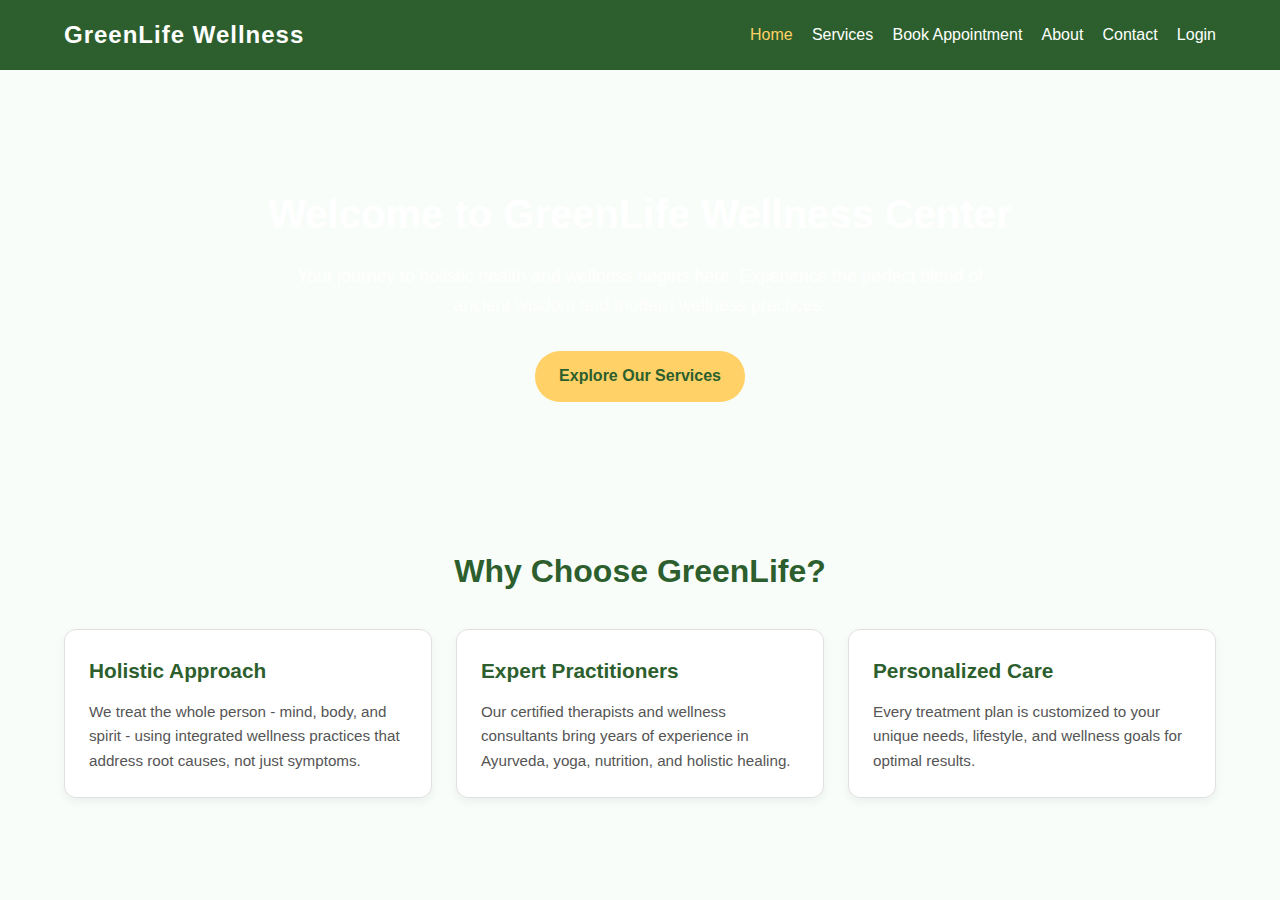
<file: index.html>
<!DOCTYPE html>
<html lang="en">
<head>
    <meta charset="UTF-8">
    <meta name="viewport" content="width=device-width, initial-scale=1.0">
    <title>GreenLife Wellness Center - Holistic Health & Wellness</title>
    <style>
        /* ===== Reset & Base ===== */
* {
    margin: 0;
    padding: 0;
    box-sizing: border-box;
}

body {
    font-family: 'Roboto', sans-serif;
    background: #f9fdf9;
    color: #333;
    line-height: 1.6;
}

/* ===== Header ===== */
header {
    background: #2c5f2d;
    color: #fff;
    padding: 1rem 0;
    position: sticky;
    top: 0;
    z-index: 1000;
}

.container {
    width: 90%;
    max-width: 1200px;
    margin: auto;
}

.header-content {
    display: flex;
    align-items: center;
    justify-content: space-between;
}

.logo {
    font-size: 1.5rem;
    font-weight: bold;
    letter-spacing: 1px;
}

/* ===== Navigation ===== */
nav ul {
    list-style: none;
    display: flex;
    gap: 1.2rem;
}

nav ul li a {
    text-decoration: none;
    color: #fff;
    font-weight: 500;
    transition: color 0.3s ease;
}

nav ul li a:hover,
nav ul li a.active {
    color: #ffd166;
}

/* ===== Hero Section ===== */
.hero {
    background: url('https://images.unsplash.com/photo-1507525428034-b723cf961d3e?auto=format&fit=crop&w=1200&q=80') center/cover no-repeat;
    color: #fff;
    text-align: center;
    padding: 6rem 1rem;
    border-radius: 12px;
    margin-top: 1rem;
}

.hero h1 {
    font-size: 2.5rem;
    margin-bottom: 1rem;
    font-weight: 700;
}

.hero p {
    font-size: 1.1rem;
    margin-bottom: 2rem;
    max-width: 700px;
    margin-left: auto;
    margin-right: auto;
}

.btn {
    display: inline-block;
    padding: 0.8rem 1.5rem;
    background: #ffd166;
    color: #2c5f2d;
    font-weight: bold;
    border-radius: 25px;
    text-decoration: none;
    transition: 0.3s ease;
}

.btn:hover {
    background: #fcbf49;
    transform: scale(1.05);
}

/* ===== Why Choose Section ===== */
.why-choose-section {
    text-align: center;
    margin: 3rem 0;
}

.why-choose-title {
    font-size: 2rem;
    color: #2c5f2d;
    margin-bottom: 2rem;
}

/* ===== Services Grid ===== */
.services-grid {
    display: grid;
    grid-template-columns: repeat(auto-fit, minmax(280px, 1fr));
    gap: 1.5rem;
}

.service-card {
    background: #fff;
    border: 1px solid #e0e0e0;
    border-radius: 12px;
    padding: 1.5rem;
    box-shadow: 0 4px 10px rgba(0, 0, 0, 0.05);
    transition: transform 0.3s ease, box-shadow 0.3s ease;
    text-align: left;
}

.service-card h3 {
    color: #2c5f2d;
    margin-bottom: 0.8rem;
    font-size: 1.3rem;
}

.service-card p {
    font-size: 0.95rem;
    color: #555;
}

.service-card:hover {
    transform: translateY(-6px);
    box-shadow: 0 8px 18px rgba(0, 0, 0, 0.15);
}

/* ===== Responsive ===== */
@media (max-width: 768px) {
    .header-content {
        flex-direction: column;
        gap: 1rem;
    }

    nav ul {
        flex-wrap: wrap;
        justify-content: center;
    }

    .hero h1 {
        font-size: 2rem;
    }

    .hero p {
        font-size: 1rem;
    }
}

    </style>
</head>
<body>
        <header>
        <div class="container">
            <div class="header-content">
                <div class="logo">GreenLife Wellness</div>
                <nav>
                    <ul>
                        <li><a href="index.html" onclick="showPage('home')" class="nav-link active">Home</a></li>
                        <li><a href="Services Page.html" onclick="showPage('services')" class="nav-link">Services</a></li>
                        <li><a href="Appointments Page.html" onclick="showPage('appointments')" class="nav-link">Book Appointment</a></li>
                        <li><a href="About Page.html" onclick="showPage('about')" class="nav-link">About</a></li>
                        <li><a href="Contact Page.html" onclick="showPage('contact')" class="nav-link">Contact</a></li>
                        <li><a href="login.php" onclick="showLoginModal()" class="nav-link">Login</a></li>
                    </ul>
                </nav>
            </div>
        </div>
    </header>
    <!-- Home Page -->
    <div id="home" class="page active">
        <section class="hero">
            <div class="container">
                <h1>Welcome to GreenLife Wellness Center</h1>
                <p>Your journey to holistic health and wellness begins here. Experience the perfect blend of ancient wisdom and modern wellness practices.</p>
                <a href="#" onclick="showPage('services')" class="btn">Explore Our Services</a>
            </div>
        </section>

        <div class="container">
            <section class="why-choose-section">
                <h2 class="why-choose-title">Why Choose GreenLife?</h2>
                <div class="services-grid">
                    <div class="service-card">
                        <h3>Holistic Approach</h3>
                        <p>We treat the whole person - mind, body, and spirit - using integrated wellness practices that address root causes, not just symptoms.</p>
                    </div>
                    <div class="service-card">
                        <h3>Expert Practitioners</h3>
                        <p>Our certified therapists and wellness consultants bring years of experience in Ayurveda, yoga, nutrition, and holistic healing.</p>
                    </div>
                    <div class="service-card">
                        <h3>Personalized Care</h3>
                        <p>Every treatment plan is customized to your unique needs, lifestyle, and wellness goals for optimal results.</p>
                    </div>
                </div>
            </section>
        </div>
    </div>

</body>
</html>
</file>
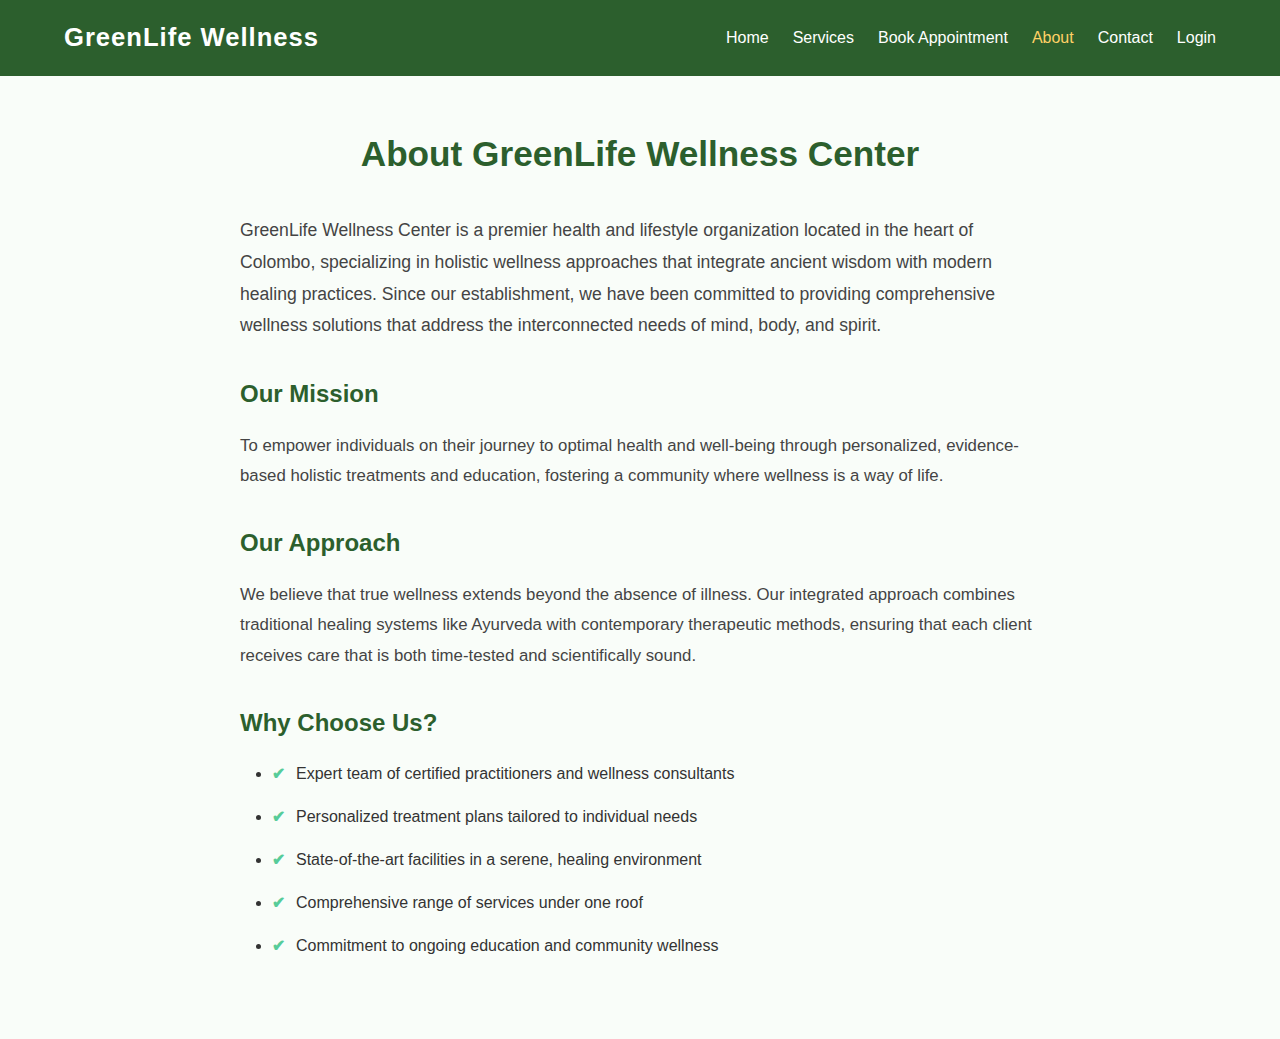
<file: About Page.html>
<!DOCTYPE html>
<html lang="en">
<head>
    <meta charset="UTF-8">
    <meta name="viewport" content="width=device-width, initial-scale=1.0">
    <title>GreenLife Wellness Center - Holistic Health & Wellness</title>
    <style>
        /* ===== Reset & Base ===== */
* {
    margin: 0;
    padding: 0;
    box-sizing: border-box;
}

body {
    font-family: 'Roboto', sans-serif;
    background: #f9fdf9;
    color: #333;
    line-height: 1.7;
}

/* ===== Header ===== */
header {
    background: #2c5f2d;
    color: #fff;
    padding: 1rem 0;
    position: sticky;
    top: 0;
    z-index: 1000;
}

.container {
    width: 90%;
    max-width: 1200px;
    margin: auto;
}

.header-content {
    display: flex;
    align-items: center;
    justify-content: space-between;
}

.logo {
    font-size: 1.6rem;
    font-weight: bold;
    letter-spacing: 1px;
}

/* ===== Navigation ===== */
nav ul {
    list-style: none;
    display: flex;
    gap: 1.5rem;
}

nav ul li a {
    text-decoration: none;
    color: #fff;
    font-weight: 500;
    font-size: 1rem;
    transition: color 0.3s ease;
}

nav ul li a:hover,
nav ul li a.active {
    color: #ffd166;
}

/* ===== About Page ===== */
#about {
    padding: 3rem 1rem;
}

#about h1 {
    text-align: center;
    color: #2c5f2d;
    font-size: 2.2rem;
    margin-bottom: 2rem;
}

#about h2 {
    color: #2c5f2d;
    margin: 2rem 0 1rem 0;
    font-size: 1.5rem;
}

#about p {
    font-size: 1.05rem;
    margin-bottom: 1.5rem;
    color: #444;
    line-height: 1.8;
}

#about ul {
    margin-bottom: 2rem;
    padding-left: 1.5rem;
}

#about ul li {
    margin-bottom: 1rem;
    position: relative;
    padding-left: 1.5rem;
    font-size: 1rem;
}

/* Stylish bullet points */
#about ul li::before {
    content: "✔";
    color: #57cc99;
    font-weight: bold;
    position: absolute;
    left: 0;
    top: 0;
}

/* ===== Responsive ===== */
@media (max-width: 768px) {
    .header-content {
        flex-direction: column;
        gap: 1rem;
    }

    nav ul {
        flex-wrap: wrap;
        justify-content: center;
    }

    #about h1 {
        font-size: 1.8rem;
    }

    #about h2 {
        font-size: 1.3rem;
    }
}

    </style>
</head>
<body>
        <header>
        <div class="container">
            <div class="header-content">
                <div class="logo">GreenLife Wellness</div>
                <nav>
                     <ul>
                        <li><a href="index.html" onclick="showPage('home')" class="nav-link ">Home</a></li>
                        <li><a href="Services Page.html" onclick="showPage('services')" class="nav-link">Services</a></li>
                        <li><a href="Appointments Page.html" onclick="showPage('appointments')" class="nav-link">Book Appointment</a></li>
                        <li><a href="About Page.html" onclick="showPage('about')" class="nav-link active">About</a></li>
                        <li><a href="Contact Page.html" onclick="showPage('contact')" class="nav-link">Contact</a></li>
                        <li><a href="login.php" onclick="showLoginModal()" class="nav-link">Login</a></li>
                    </ul>
                </nav>
            </div>
        </div>
    </header>
    <!-- About Page -->
    <div id="about" class="page">
        <div class="container">
            <h1 style="text-align: center; color: #2c5f2d; margin-bottom: 2rem;">About GreenLife Wellness Center</h1>
            
            <div style="max-width: 800px; margin: 0 auto;">
                <p style="font-size: 1.1rem; line-height: 1.8; margin-bottom: 2rem;">
                    GreenLife Wellness Center is a premier health and lifestyle organization located in the heart of Colombo, 
                    specializing in holistic wellness approaches that integrate ancient wisdom with modern healing practices. 
                    Since our establishment, we have been committed to providing comprehensive wellness solutions that address 
                    the interconnected needs of mind, body, and spirit.
                </p>
                
                <h2 style="color: #2c5f2d; margin: 2rem 0 1rem 0;">Our Mission</h2>
                <p style="margin-bottom: 2rem;">
                    To empower individuals on their journey to optimal health and well-being through personalized, 
                    evidence-based holistic treatments and education, fostering a community where wellness is a way of life.
                </p>
                
                <h2 style="color: #2c5f2d; margin: 2rem 0 1rem 0;">Our Approach</h2>
                <p style="margin-bottom: 2rem;">
                    We believe that true wellness extends beyond the absence of illness. Our integrated approach combines 
                    traditional healing systems like Ayurveda with contemporary therapeutic methods, ensuring that each 
                    client receives care that is both time-tested and scientifically sound.
                </p>
                
                <h2 style="color: #2c5f2d; margin: 2rem 0 1rem 0;">Why Choose Us?</h2>
                <ul style="margin-bottom: 2rem; padding-left: 2rem;">
                    <li style="margin-bottom: 1rem;">Expert team of certified practitioners and wellness consultants</li>
                    <li style="margin-bottom: 1rem;">Personalized treatment plans tailored to individual needs</li>
                    <li style="margin-bottom: 1rem;">State-of-the-art facilities in a serene, healing environment</li>
                    <li style="margin-bottom: 1rem;">Comprehensive range of services under one roof</li>
                    <li style="margin-bottom: 1rem;">Commitment to ongoing education and community wellness</li>
                </ul>
            </div>
        </div>
    </div>
    
</body>
</html>
</file>
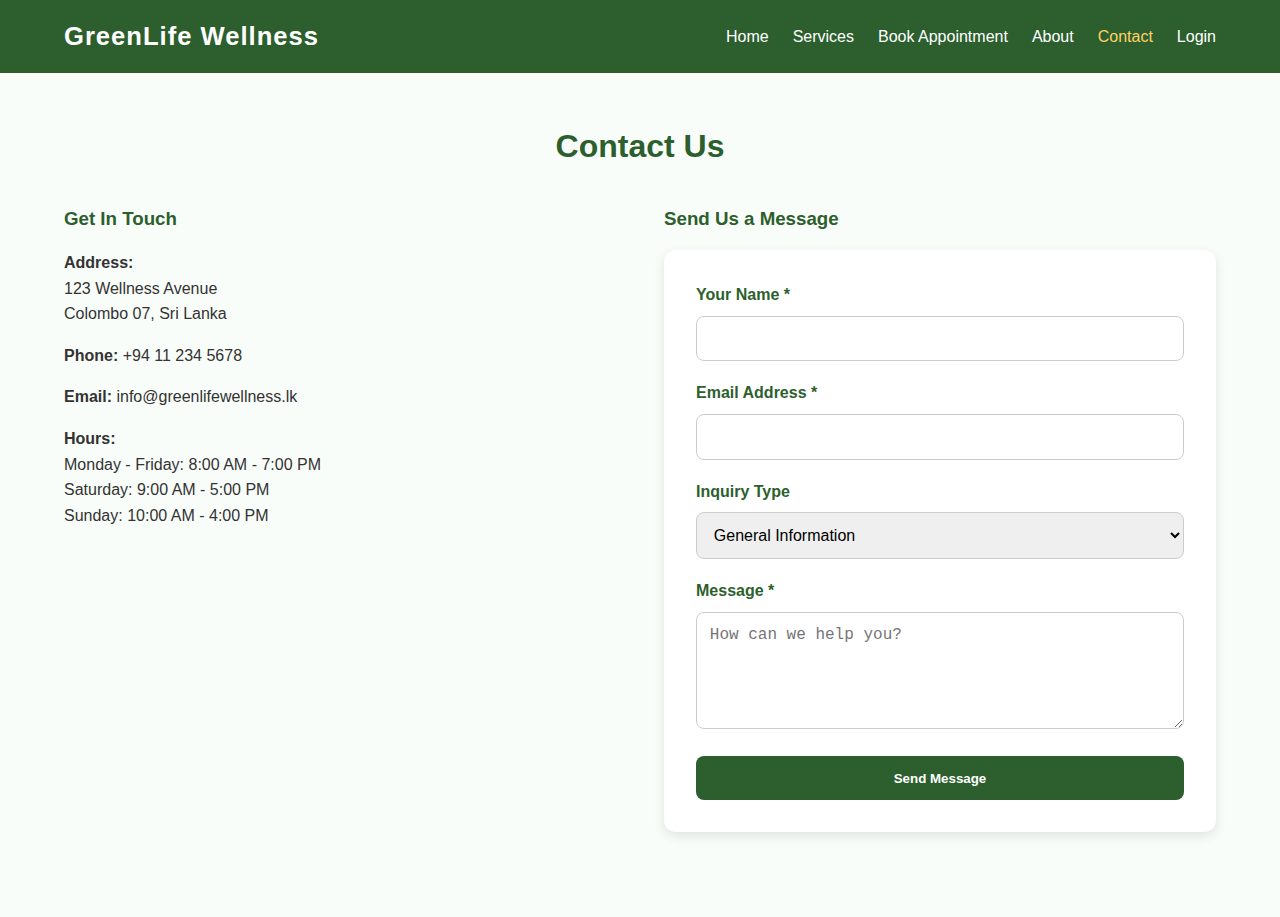
<file: Contact Page.html>
<!DOCTYPE html>
<html lang="en">
<head>
    <meta charset="UTF-8">
    <meta name="viewport" content="width=device-width, initial-scale=1.0">
    <title>GreenLife Wellness Center - Holistic Health & Wellness</title>
    <style>
        /* ===== Reset & Base ===== */
* {
    margin: 0;
    padding: 0;
    box-sizing: border-box;
}

body {
    font-family: 'Roboto', sans-serif;
    background: #f9fdf9;
    color: #333;
    line-height: 1.6;
}

/* ===== Header ===== */
header {
    background: #2c5f2d;
    color: #fff;
    padding: 1rem 0;
    position: sticky;
    top: 0;
    z-index: 1000;
}

.container {
    width: 90%;
    max-width: 1200px;
    margin: auto;
}

.header-content {
    display: flex;
    align-items: center;
    justify-content: space-between;
}

.logo {
    font-size: 1.6rem;
    font-weight: bold;
    letter-spacing: 1px;
}

/* ===== Navigation ===== */
nav ul {
    list-style: none;
    display: flex;
    gap: 1.5rem;
}

nav ul li a {
    text-decoration: none;
    color: #fff;
    font-weight: 500;
    font-size: 1rem;
    transition: color 0.3s ease;
}

nav ul li a:hover,
nav ul li a.active {
    color: #ffd166; /* Accent */
}

/* ===== Contact Page ===== */
.page {
    padding: 3rem 0;
}

h1, h3 {
    font-family: 'Poppins', sans-serif;
}

/* Contact form layout */
form {
    background: #fff;
    padding: 2rem;
    border-radius: 12px;
    box-shadow: 0 4px 12px rgba(0,0,0,0.1);
}

.form-group {
    margin-bottom: 1.2rem;
}

label {
    display: block;
    font-weight: 600;
    margin-bottom: 0.5rem;
    color: #2c5f2d;
}

input, select, textarea {
    width: 100%;
    padding: 0.8rem;
    border: 1px solid #ccc;
    border-radius: 8px;
    outline: none;
    font-size: 1rem;
    transition: border 0.3s ease, box-shadow 0.3s ease;
}

input:focus, select:focus, textarea:focus {
    border-color: #2c5f2d;
    box-shadow: 0 0 6px rgba(44,95,45,0.3);
}

/* Button */
.btn {
    display: inline-block;
    background: #2c5f2d;
    color: #fff;
    font-weight: bold;
    padding: 0.9rem 1.5rem;
    border: none;
    border-radius: 8px;
    cursor: pointer;
    transition: background 0.3s ease;
}

.btn:hover {
    background: #3b7a3c;
}

/* Alert Message */
.alert {
    margin-top: 1rem;
    padding: 0.8rem;
    border-radius: 6px;
    display: none;
    text-align: center;
    font-weight: bold;
}

.alert.success {
    background: #d4edda;
    color: #155724;
}

.alert.error {
    background: #f8d7da;
    color: #721c24;
}

/* ===== Responsive ===== */
@media (max-width: 768px) {
    .header-content {
        flex-direction: column;
        gap: 1rem;
    }

    nav ul {
        flex-wrap: wrap;
        justify-content: center;
    }

    .page > .container > div {
        grid-template-columns: 1fr;
    }

    form {
        margin-top: 2rem;
    }
}


    </style>
</head>
<body>
        <header>
        <div class="container">
            <div class="header-content">
                <div class="logo">GreenLife Wellness</div>
                <nav>
                     <ul>
                        <li><a href="index.html" onclick="showPage('home')" class="nav-link ">Home</a></li>
                        <li><a href="Services Page.html" onclick="showPage('services')" class="nav-link">Services</a></li>
                        <li><a href="Appointments Page.html" onclick="showPage('appointments')" class="nav-link">Book Appointment</a></li>
                        <li><a href="About Page.html" onclick="showPage('about')" class="nav-link">About</a></li>
                        <li><a href="Contact Page.html" onclick="showPage('contact')" class="nav-link active">Contact</a></li>
                        <li><a href="login.php" onclick="showLoginModal()" class="nav-link">Login</a></li>
                    </ul>
                </nav>
            </div>
        </div>
    </header>
    <!-- Contact Page -->
    <div id="contact" class="page">
        <div class="container">
            <h1 style="text-align: center; color: #2c5f2d; margin-bottom: 2rem;">Contact Us</h1>
            
            <div style="display: grid; grid-template-columns: 1fr 1fr; gap: 3rem; margin: 2rem 0;">
                <div>
                    <h3 style="color: #2c5f2d; margin-bottom: 1rem;">Get In Touch</h3>
                    <div style="margin-bottom: 1rem;">
                        <strong>Address:</strong><br>
                        123 Wellness Avenue<br>
                        Colombo 07, Sri Lanka
                    </div>
                    <div style="margin-bottom: 1rem;">
                        <strong>Phone:</strong> +94 11 234 5678
                    </div>
                    <div style="margin-bottom: 1rem;">
                        <strong>Email:</strong> info@greenlifewellness.lk
                    </div>
                    <div style="margin-bottom: 2rem;">
                        <strong>Hours:</strong><br>
                        Monday - Friday: 8:00 AM - 7:00 PM<br>
                        Saturday: 9:00 AM - 5:00 PM<br>
                        Sunday: 10:00 AM - 4:00 PM
                    </div>
                </div>
                
                <div>
                    <h3 style="color: #2c5f2d; margin-bottom: 1rem;">Send Us a Message</h3>
                    <form id="contactForm" onsubmit="submitInquiry(event)">
                        <div class="form-group">
                            <label for="contactName">Your Name *</label>
                            <input type="text" id="contactName" name="contactName" required>
                        </div>
                        
                        <div class="form-group">
                            <label for="contactEmail">Email Address *</label>
                            <input type="email" id="contactEmail" name="contactEmail" required>
                        </div>
                        
                        <div class="form-group">
                            <label for="inquiryType">Inquiry Type</label>
                            <select id="inquiryType" name="inquiryType">
                                <option value="general">General Information</option>
                                <option value="services">Service Inquiry</option>
                                <option value="appointment">Appointment Related</option>
                                <option value="feedback">Feedback</option>
                                <option value="other">Other</option>
                            </select>
                        </div>
                        
                        <div class="form-group">
                            <label for="message">Message *</label>
                            <textarea id="message" name="message" rows="5" required placeholder="How can we help you?"></textarea>
                        </div>
                        
                        <button type="submit" class="btn" style="width: 100%;">Send Message</button>
                    </form>
                    
                    <div id="contactAlert" class="alert"></div>
                </div>
            </div>
        </div>
    </div>
    
</body>
</html>
</file>
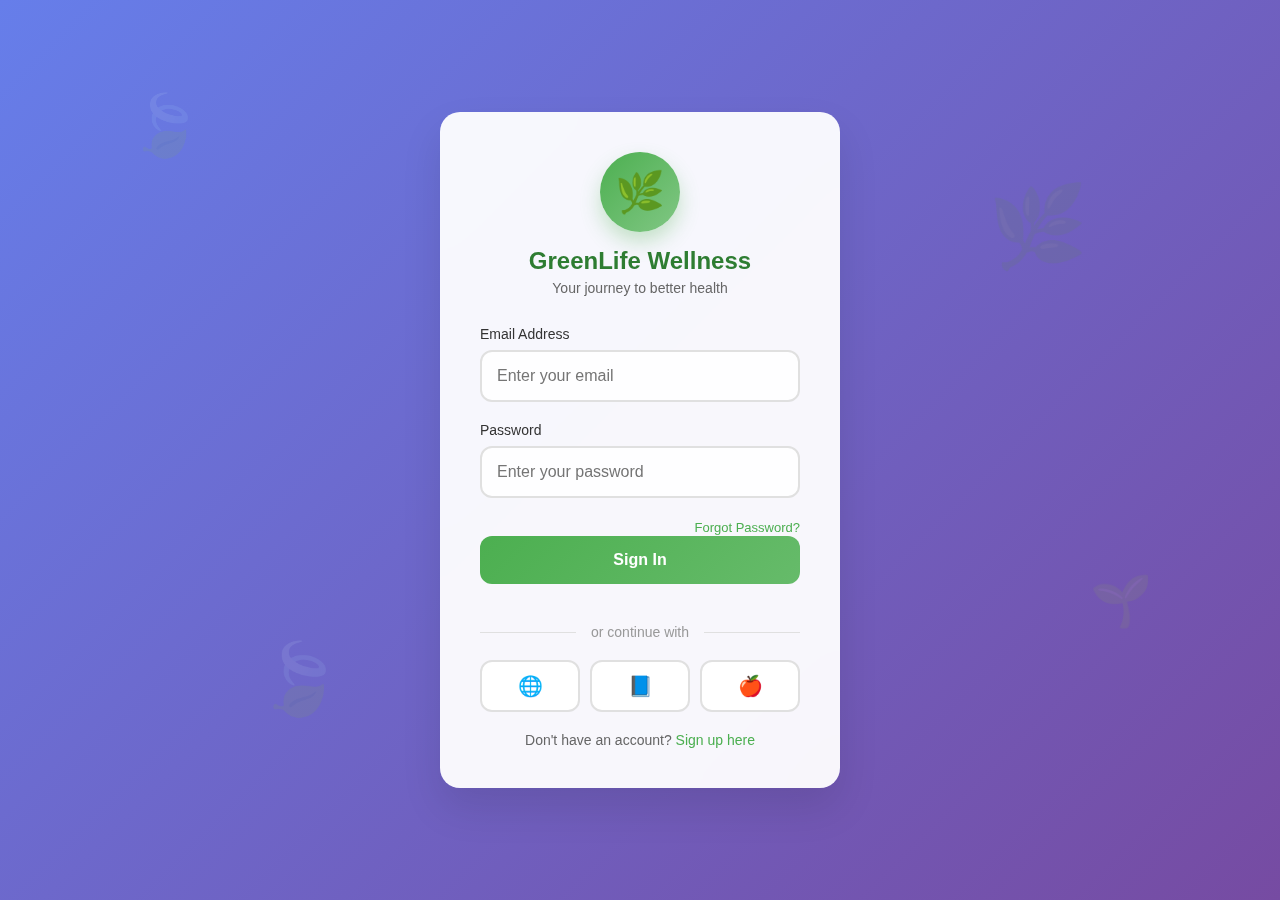
<file: home page.html>
<!DOCTYPE html>
<html lang="en">
<head>
    <meta charset="UTF-8">
    <meta name="viewport" content="width=device-width, initial-scale=1.0">
    <title>GreenLife Wellness - Authentication</title>
    <link rel="stylesheet" href="styles.css">
</head>
<body>
    <div class="bg-animation">
        <div class="floating-leaf leaf1">🍃</div>
        <div class="floating-leaf leaf2">🌿</div>
        <div class="floating-leaf leaf3">🍃</div>
        <div class="floating-leaf leaf4">🌱</div>
    </div>

    <div class="container">
        <!-- Login Form -->
        <div class="form-container active" id="loginForm">
            <div class="logo-section">
                <div class="logo">🌿</div>
                <div class="company-name">GreenLife Wellness</div>
                <div class="tagline">Your journey to better health</div>
            </div>

            <form>
                <div class="form-group">
                    <label for="loginEmail">Email Address</label>
                    <input type="email" id="loginEmail" placeholder="Enter your email" required>
                </div>

                <div class="form-group">
                    <label for="loginPassword">Password</label>
                    <input type="password" id="loginPassword" placeholder="Enter your password" required>
                </div>

                <div class="forgot-password">
                    <a href="#" onclick="showForgotPassword()">Forgot Password?</a>
                </div>

                <button type="submit" class="submit-btn">Sign In</button>
            </form>

            <div class="divider">
                <span>or continue with</span>
            </div>

            <div class="social-login">
                <div class="social-btn" onclick="socialLogin('google')">🌐</div>
                <div class="social-btn" onclick="socialLogin('facebook')">📘</div>
                <div class="social-btn" onclick="socialLogin('apple')">🍎</div>
            </div>

            <div class="form-footer">
                
                Don't have an account? <a onclick="switchToRegister()">Sign up here</a>
            </div>
        </div>

        <!-- Register Form -->
        <div class="form-container" id="registerForm">
            <div class="logo-section">
                <div class="logo">🌿</div>
                <div class="company-name">GreenLife Wellness</div>
                <div class="tagline">Join our wellness community</div>
            </div>

            <form>
                <div class="form-group">
                    <label for="registerName">Full Name</label>
                    <input type="text" id="registerName" placeholder="Enter your full name" required>
                </div>

                <div class="form-group">
                    <label for="registerEmail">Email Address</label>
                    <input type="email" id="registerEmail" placeholder="Enter your email" required>
                </div>

                <div class="form-group">
                    <label for="registerPassword">Password</label>
                    <input type="password" id="registerPassword" placeholder="Create a password" required>
                </div>

                <div class="form-group">
                    <label for="confirmPassword">Confirm Password</label>
                    <input type="password" id="confirmPassword" placeholder="Confirm your password" required>
                </div>

                <div class="checkbox-container">
                    <input type="checkbox" id="termsCheck" required>
                    <label for="termsCheck">I agree to the <a href="#" style="color: #4CAF50;">Terms of Service</a> and <a href="#" style="color: #4CAF50;">Privacy Policy</a></label>
                </div>

                <div class="checkbox-container">
                    <input type="checkbox" id="newsletterCheck">
                    <label for="newsletterCheck">Send me wellness tips and updates</label>
                </div>

                <button type="submit" class="submit-btn">Create Account</button>
            </form>

            <div class="divider">
                <span>or sign up with</span>
            </div>

            <div class="social-login">
                <div class="social-btn" onclick="socialLogin('google')">🌐</div>
                <div class="social-btn" onclick="socialLogin('facebook')">📘</div>
                <div class="social-btn" onclick="socialLogin('apple')">🍎</div>
            </div>

            <div class="form-footer">
                Already have an account? <a onclick="switchToLogin()">Sign in here</a>
            </div>
        </div>

        <!-- Forgot Password Form -->
        <div class="form-container" id="forgotForm">
            <div class="logo-section">
                <div class="logo">🌿</div>
                <div class="company-name">GreenLife Wellness</div>
                <div class="tagline">Reset your password</div>
            </div>

            <form>
                <div class="form-group">
                    <label for="forgotEmail">Email Address</label>
                    <input type="email" id="forgotEmail" placeholder="Enter your email" required>
                </div>

                <button type="submit" class="submit-btn">Send Reset Link</button>
            </form>

            <div class="form-footer">
                Remember your password? <a onclick="switchToLogin()">Sign in here</a>
            </div>
        </div>
    </div>

    <script>
        function switchToRegister() {
            document.getElementById('loginForm').classList.remove('active');
            document.getElementById('registerForm').classList.add('active');
            document.getElementById('forgotForm').classList.remove('active');
        }

        function switchToLogin() {
            document.getElementById('loginForm').classList.add('active');
            document.getElementById('registerForm').classList.remove('active');
            document.getElementById('forgotForm').classList.remove('active');
        }

        function showForgotPassword() {
            document.getElementById('loginForm').classList.remove('active');
            document.getElementById('registerForm').classList.remove('active');
            document.getElementById('forgotForm').classList.add('active');
        }

        function socialLogin(provider) {
            alert(`${provider.charAt(0).toUpperCase() + provider.slice(1)} login would be implemented here`);
        }

        // Add form validation
        document.querySelectorAll('form').forEach(form => {
            form.addEventListener('submit', function(e) {
                e.preventDefault();
                
                const formData = new FormData(this);
                const formType = this.closest('.form-container').id;
                
                if (formType === 'registerForm') {
                    const password = document.getElementById('registerPassword').value;
                    const confirmPassword = document.getElementById('confirmPassword').value;
                    
                    if (password !== confirmPassword) {
                        alert('Passwords do not match!');
                        return;
                    }
                    
                    if (!document.getElementById('termsCheck').checked) {
                        alert('Please accept the Terms of Service and Privacy Policy.');
                        return;
                    }
                }
                
                // Here you would typically send the data to your server
                console.log('Form submitted:', formType);
                alert(`${formType === 'loginForm' ? 'Login' : formType === 'registerForm' ? 'Registration' : 'Password reset'} would be processed here`);
            });
        });

        // Add input animations
        document.querySelectorAll('input').forEach(input => {
            input.addEventListener('focus', function() {
                this.parentElement.style.transform = 'scale(1.02)';
            });
            
            input.addEventListener('blur', function() {
                this.parentElement.style.transform = 'scale(1)';
            });
        });
    </script>
</body>
</html>
</file>
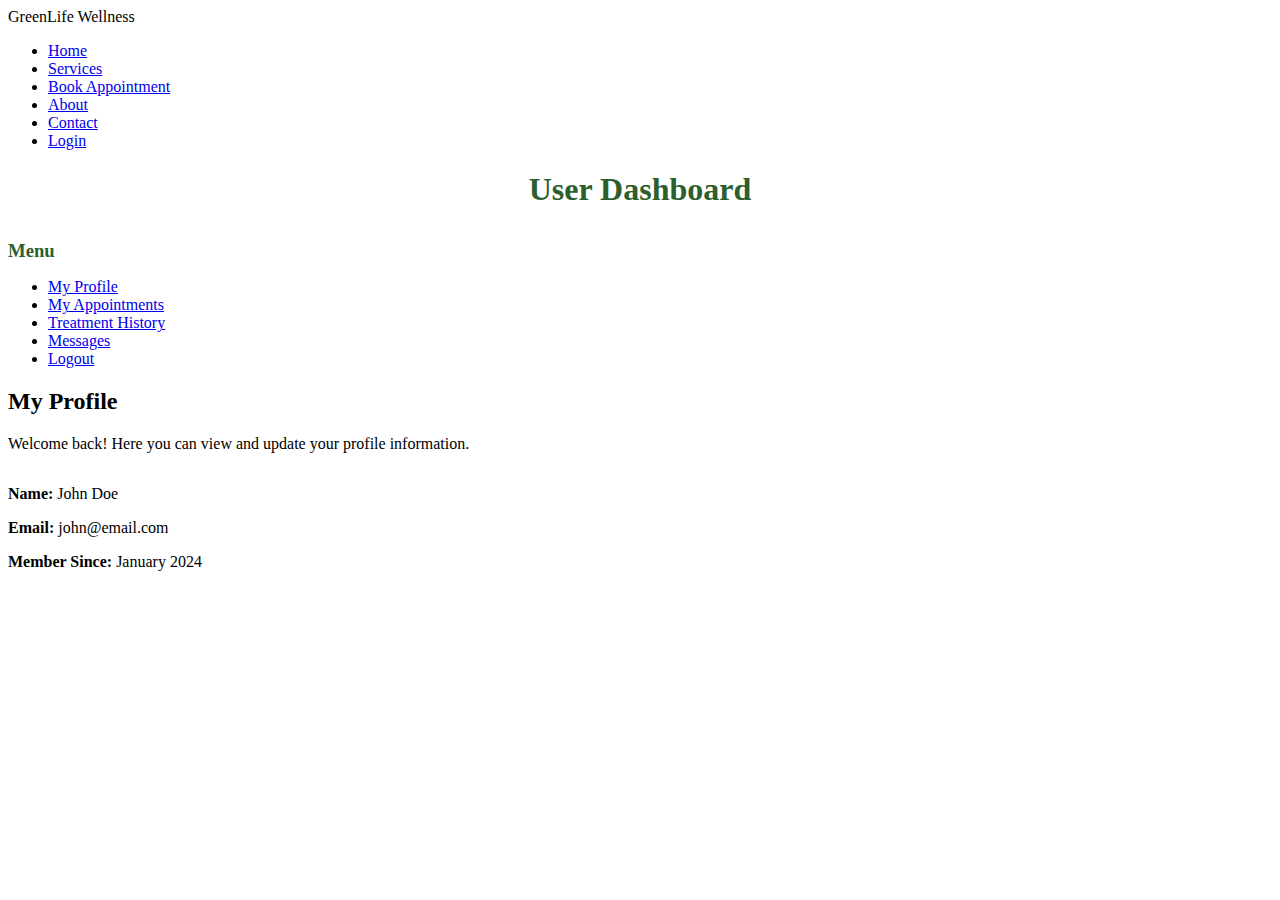
<file: User Dashboard.html>
<!DOCTYPE html>
<html lang="en">
<head>
    <meta charset="UTF-8">
    <meta name="viewport" content="width=device-width, initial-scale=1.0">
    <title>GreenLife Wellness Center - Holistic Health & Wellness</title>
    <link rel="stylesheet" href="dashboard.css">
</head>
<body>
        <header>
        <div class="container">
            <div class="header-content">
                <div class="logo">GreenLife Wellness</div>
                <nav>
                    <ul>
                        <li><a href="index.html" onclick="showPage('home')" class="nav-link active">Home</a></li>
                        <li><a href="Services Page.html" onclick="showPage('services')" class="nav-link">Services</a></li>
                        <li><a href="Appointments Page.html" onclick="showPage('appointments')" class="nav-link">Book Appointment</a></li>
                        <li><a href="About Page.html" onclick="showPage('about')" class="nav-link">About</a></li>
                        <li><a href="Contact Page.html" onclick="showPage('contact')" class="nav-link">Contact</a></li>
                        <li><a href="login.php" onclick="showLoginModal()" class="nav-link">Login</a></li>
                    </ul>
                </nav>
            </div>
        </div>
    </header>
    <!-- User Dashboard -->
    <div id="dashboard" class="page">
        <div class="container">
            <h1 class="dashboard-title">User Dashboard</h1>
            
            <div class="dashboard">
                <div class="sidebar">
                    <h3 class="sidebar-menu-title">Menu</h3>
                    <ul>
                        <li><a href="#" onclick="showDashboardSection('profile')">My Profile</a></li>
                        <li><a href="#" onclick="showDashboardSection('appointments')">My Appointments</a></li>
                        <li><a href="#" onclick="showDashboardSection('history')">Treatment History</a></li>
                        <li><a href="#" onclick="showDashboardSection('messages')">Messages</a></li>
                        <li><a href="#" onclick="logout()">Logout</a></li>
                    </ul>
                </div>
                
                <div class="main-content">
                    <div id="profile-section" class="dashboard-section">
                        <h2>My Profile</h2>
                        <p>Welcome back! Here you can view and update your profile information.</p>
                        <div style="margin-top: 2rem;">
                            <p><strong>Name:</strong> <span id="userDisplayName">John Doe</span></p>
                            <p><strong>Email:</strong> <span id="userDisplayEmail">john@email.com</span></p>
                            <p><strong>Member Since:</strong> January 2024</p>
                        </div>
                    </div>
                    
                    <div id="appointments-section" class="dashboard-section" style="display: none;">
                        <h2>My Appointments</h2>
                        <div class="table-container">
                            <table id="appointmentsTable">
                                <thead>
                                    <tr>
                                        <th>Date</th>
                                        <th>Time</th>
                                        <th>Service</th>
                                        <th>Therapist</th>
                                        <th>Status</th>
                                    </tr>
                                </thead>
                                <tbody id="appointmentsBody">
                                    <!-- Appointments will be loaded here -->
                                </tbody>
                            </table>
                        </div>
                    </div>
                    
                    <div id="history-section" class="dashboard-section" style="display: none;">
                        <h2>Treatment History</h2>
                        <p>View your complete treatment history and progress notes.</p>
                        <div style="margin-top: 2rem;">
                            <p>No treatment history available yet. Book your first appointment to get started!</p>
                        </div>
                    </div>
                    
                    <div id="messages-section" class="dashboard-section" style="display: none;">
                        <h2>Messages</h2>
                        <p>Communication with your therapists and wellness consultants.</p>
                        <div style="margin-top: 2rem;">
                            <p>No new messages.</p>
                        </div>
                    </div>
                </div>
            </div>
        </div>
    </div>
    
</body>
</html>
</file>
<file: styles.css>
* {
            margin: 0;
            padding: 0;
            box-sizing: border-box;
        }

        body {
            font-family: 'Arial', sans-serif;
            background: linear-gradient(135deg, #667eea 0%, #764ba2 100%);
            min-height: 100vh;
            display: flex;
            align-items: center;
            justify-content: center;
            position: relative;
            overflow-x: hidden;
        }

        /* Animated background elements */
        .bg-animation {
            position: absolute;
            width: 100%;
            height: 100%;
            overflow: hidden;
            z-index: 0;
        }

        .floating-leaf {
            position: absolute;
            opacity: 0.1;
            animation: float 20s infinite ease-in-out;
        }

        .leaf1 {
            top: 10%;
            left: 10%;
            font-size: 60px;
            animation-delay: 0s;
        }

        .leaf2 {
            top: 20%;
            right: 15%;
            font-size: 80px;
            animation-delay: -5s;
        }

        .leaf3 {
            bottom: 20%;
            left: 20%;
            font-size: 70px;
            animation-delay: -10s;
        }

        .leaf4 {
            bottom: 30%;
            right: 10%;
            font-size: 50px;
            animation-delay: -15s;
        }

        @keyframes float {
            0%, 100% { transform: translateY(0px) rotate(0deg); }
            33% { transform: translateY(-20px) rotate(10deg); }
            66% { transform: translateY(10px) rotate(-5deg); }
        }

        .container {
            background: rgba(255, 255, 255, 0.95);
            -webkit-backdrop-filter: blur(20px);
            backdrop-filter: blur(20px);
            border-radius: 20px;
            box-shadow: 0 20px 40px rgba(0, 0, 0, 0.1);
            overflow: hidden;
            width: 400px;
            min-height: 500px;
            position: relative;
            z-index: 1;
            transition: all 0.3s ease;
        }

        .container:hover {
            transform: translateY(-5px);
            box-shadow: 0 25px 50px rgba(0, 0, 0, 0.15);
        }

        .form-container {
            padding: 40px;
            display: none;
        }

        .form-container.active {
            display: block;
            animation: slideIn 0.5s ease-out;
        }

        @keyframes slideIn {
            from {
                opacity: 0;
                transform: translateX(20px);
            }
            to {
                opacity: 1;
                transform: translateX(0);
            }
        }

        .logo-section {
            text-align: center;
            margin-bottom: 30px;
        }

        .logo {
            width: 80px;
            height: 80px;
            background: linear-gradient(135deg, #4CAF50, #81C784);
            border-radius: 50%;
            margin: 0 auto 15px;
            display: flex;
            align-items: center;
            justify-content: center;
            font-size: 40px;
            color: white;
            box-shadow: 0 10px 20px rgba(76, 175, 80, 0.3);
            animation: pulse 2s infinite;
        }

        @keyframes pulse {
            0% { transform: scale(1); }
            50% { transform: scale(1.05); }
            100% { transform: scale(1); }
        }

        .company-name {
            font-size: 24px;
            font-weight: bold;
            color: #2E7D32;
            margin-bottom: 5px;
        }

        .tagline {
            color: #666;
            font-size: 14px;
        }

        .form-group {
            margin-bottom: 20px;
            position: relative;
        }

        .form-group label {
            display: block;
            margin-bottom: 8px;
            color: #333;
            font-weight: 500;
            font-size: 14px;
        }

        .form-group input {
            width: 100%;
            padding: 15px;
            border: 2px solid #e0e0e0;
            border-radius: 12px;
            font-size: 16px;
            transition: all 0.3s ease;
            background: rgba(255, 255, 255, 0.9);
        }

        .form-group input:focus {
            outline: none;
            border-color: #4CAF50;
            box-shadow: 0 0 0 3px rgba(76, 175, 80, 0.1);
            transform: translateY(-2px);
        }

        .submit-btn {
            width: 100%;
            padding: 15px;
            background: linear-gradient(135deg, #4CAF50, #66BB6A);
            color: white;
            border: none;
            border-radius: 12px;
            font-size: 16px;
            font-weight: 600;
            cursor: pointer;
            transition: all 0.3s ease;
            margin-bottom: 20px;
        }

        .submit-btn:hover {
            background: linear-gradient(135deg, #45a049, #5db95d);
            transform: translateY(-2px);
            box-shadow: 0 10px 20px rgba(76, 175, 80, 0.3);
        }

        .form-footer {
            text-align: center;
            color: #666;
            font-size: 14px;
        }

        .form-footer a {
            color: #4CAF50;
            text-decoration: none;
            font-weight: 500;
            cursor: pointer;
            transition: color 0.3s ease;
        }

        .form-footer a:hover {
            color: #2E7D32;
        }

        .divider {
            display: flex;
            align-items: center;
            margin: 20px 0;
            color: #999;
            font-size: 14px;
        }

        .divider::before,
        .divider::after {
            content: '';
            flex: 1;
            height: 1px;
            background: #e0e0e0;
        }

        .divider span {
            padding: 0 15px;
        }

        .social-login {
            display: flex;
            gap: 10px;
            margin-bottom: 20px;
        }

        .social-btn {
            flex: 1;
            padding: 12px;
            border: 2px solid #e0e0e0;
            border-radius: 12px;
            background: white;
            cursor: pointer;
            transition: all 0.3s ease;
            display: flex;
            align-items: center;
            justify-content: center;
            font-size: 20px;
        }

        .social-btn:hover {
            border-color: #4CAF50;
            transform: translateY(-2px);
        }

        .forgot-password {
            text-align: right;
            margin-top: 10px;
        }

        .forgot-password a {
            color: #4CAF50;
            text-decoration: none;
            font-size: 13px;
        }

        .checkbox-container {
            display: flex;
            align-items: center;
            margin-bottom: 20px;
        }

        .checkbox-container input[type="checkbox"] {
            margin-right: 10px;
            transform: scale(1.2);
        }

        .checkbox-container label {
            font-size: 13px;
            margin-bottom: 0;
        }

        @media (max-width: 480px) {
            .container {
                width: 90%;
                margin: 20px;
            }
            
            .form-container {
                padding: 30px 25px;
            }
        }
</file>
<file: dashboard.css>
.dashboard-title {
    text-align: center;
    color: #2c5f2d;
    margin-bottom: 2rem;
}

.sidebar-menu-title {
    color: #2c5f2d;
    margin-bottom: 1rem;
}
</file>
